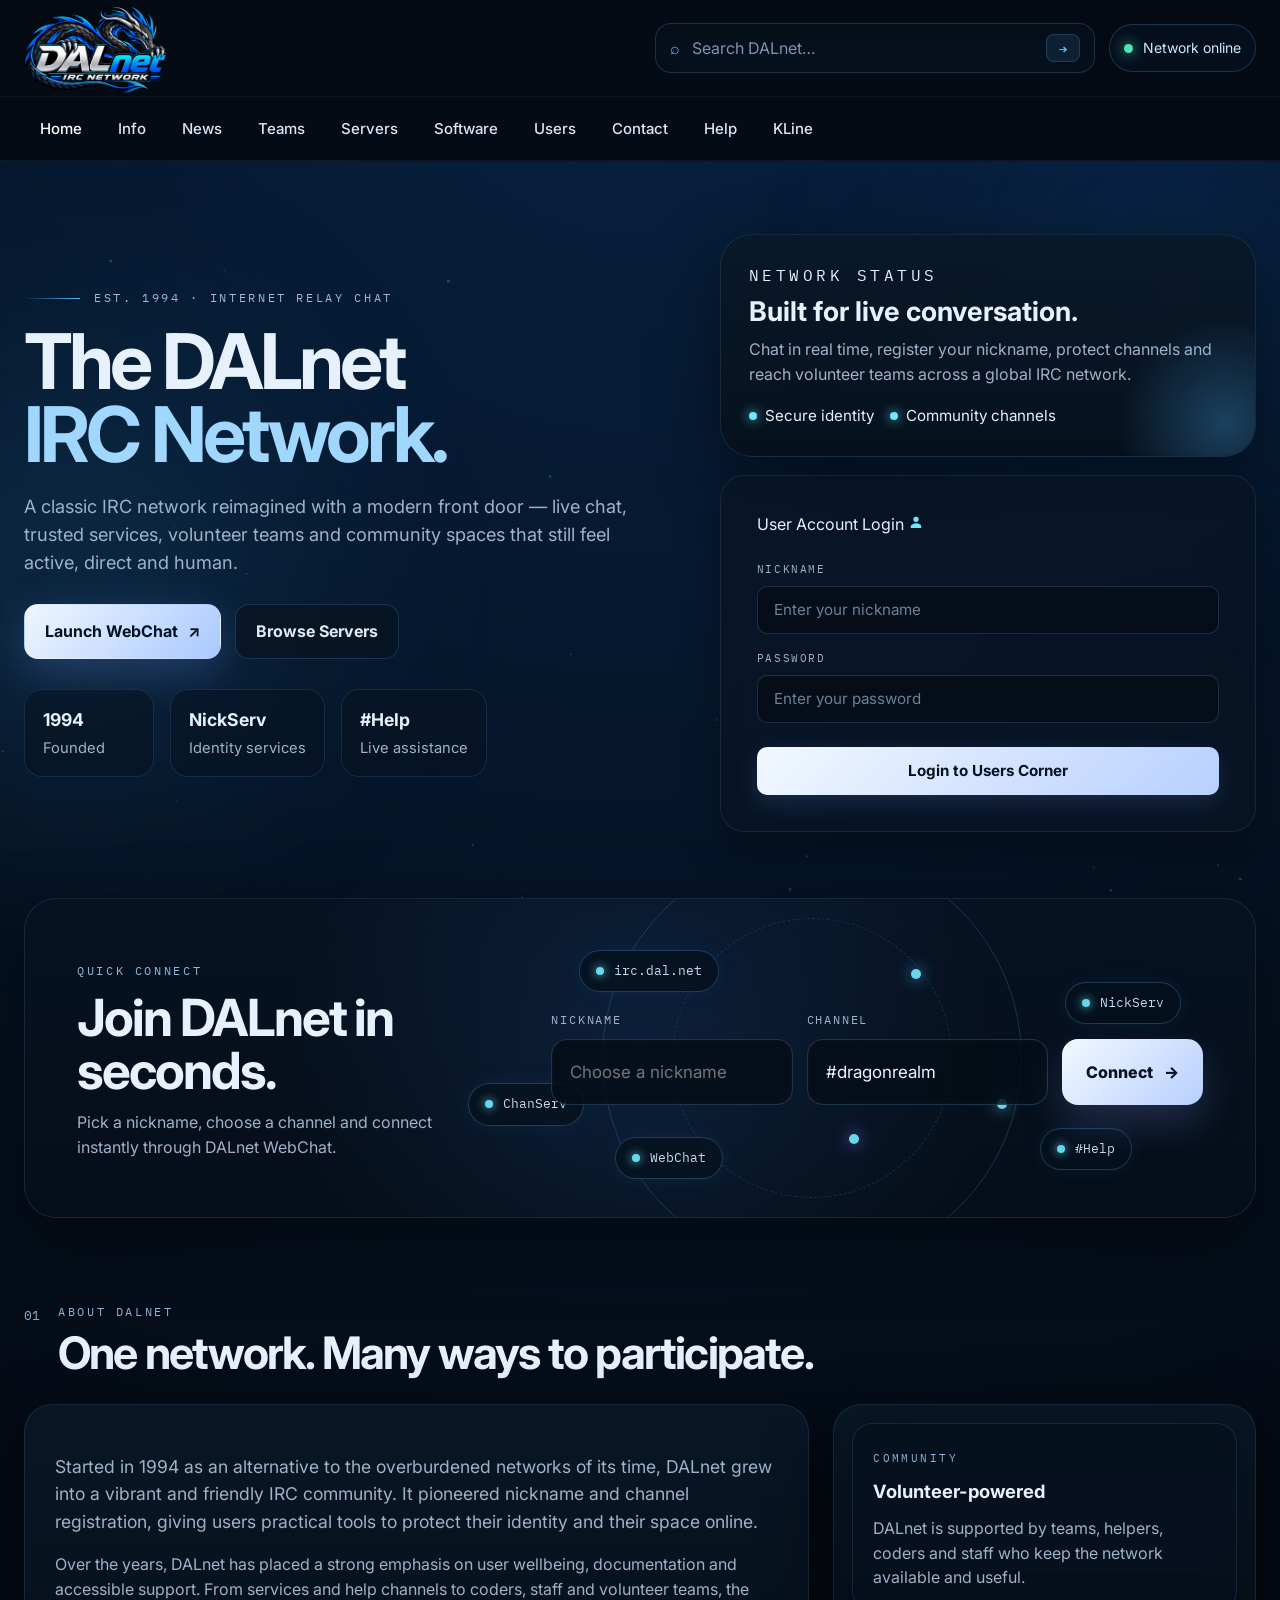
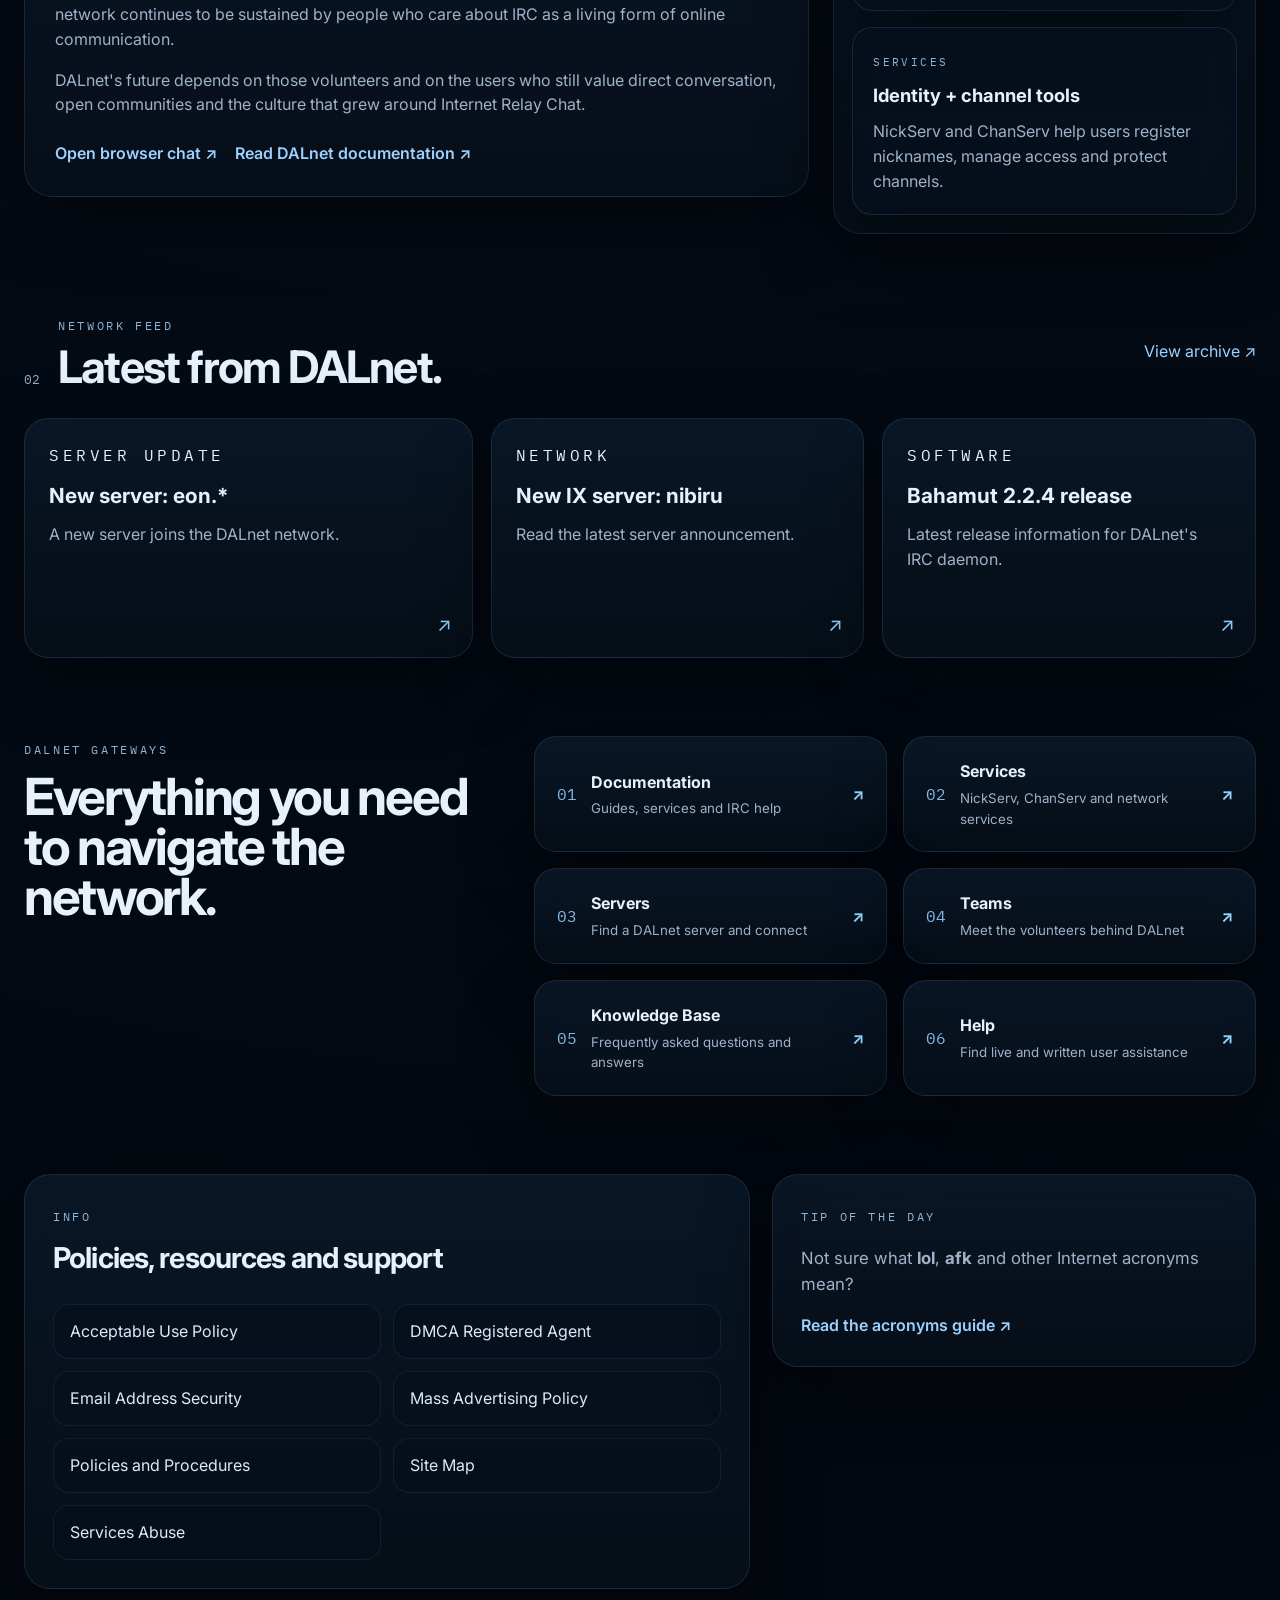
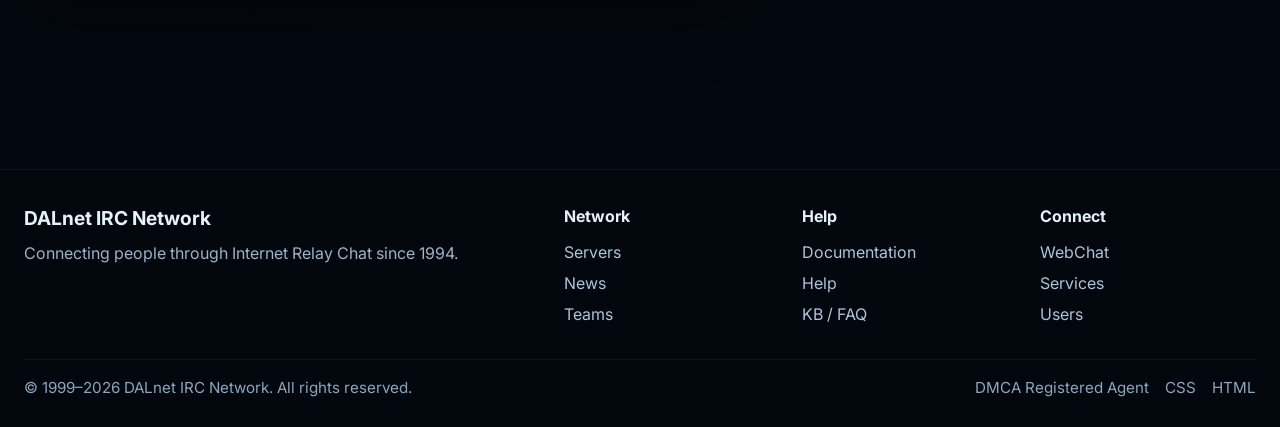
<file: index.html>
<!doctype html>
<html lang="en">
<head>
  <meta charset="utf-8">
  <meta name="viewport" content="width=device-width,initial-scale=1">
  <meta name="theme-color" content="#050b12">
  <title>The DALnet IRC Network</title>
  <link rel="shortcut icon" href="https://www.dal.net/favicon.ico">
  <link rel="alternate" type="application/rss+xml" title="DALnet News Feed" href="https://www.dal.net/news/rss.php">
  <link rel="preconnect" href="https://fonts.googleapis.com">
  <link rel="preconnect" href="https://fonts.gstatic.com" crossorigin>
  <link href="https://fonts.googleapis.com/css2?family=IBM+Plex+Mono:wght@400;500;600&family=Inter:wght@400;500;600;700;800&display=swap" rel="stylesheet">
  <link rel="stylesheet" href="styles.css">
</head>
<body>
  <canvas id="network-bg" aria-hidden="true"></canvas>
  <div class="ambient ambient-a"></div>
  <div class="ambient ambient-b"></div>
  <div class="scanlines" aria-hidden="true"></div>

  <a class="skip-link" href="#content">Skip to content</a>

  <header class="site-header">
    <div class="shell header-main">
      <a class="brand" href="https://www.dal.net/" aria-label="DALnet home">
        <img src="assets/dalnet-irc-network.png" alt="DALnet IRC Network">
      </a>

      <div class="header-actions">
        <form class="site-search" action="https://www.dal.net/search.php" method="get" role="search">
         <label class="sr-only" for="q">Search DALnet</label>
         <span class="search-icon" aria-hidden="true">⌕</span>
         <input id="q" name="q" type="search" placeholder="Search DALnet…" required>
         <button type="submit" class="search-btn" aria-label="Submit search">
           <span>→</span>
         </button>
        </form>
        <a class="status-chip" href="https://www.dal.net/servers/">
          <span class="status-dot"></span>
          Network online
        </a>
        <button class="menu-toggle" type="button" aria-expanded="false" aria-controls="primary-nav">Menu</button>
      </div>
    </div>

    <nav class="primary-nav" id="primary-nav" aria-label="Main navigation">
      <div class="shell nav-shell">
        <a class="active" href="https://www.dal.net/">Home</a>

        <div class="nav-group">
          <button type="button" aria-expanded="false" onclick="window.location.href='https://www.dal.net/?page=admin-index'">Info</button>
          <div class="nav-popover wide" onclick="event.stopPropagation();">
            <a href="https://www.dal.net?page=AUP">Acceptable Use Policy</a>
            <a href="https://www.dal.net/?page=DMCA">DMCA Registered Agent</a>
            <a href="https://www.dal.net/?page=emailinfo">Email Address Security</a>
            <a href="https://www.dal.net?page=DALnet's%20Mass%20Advertising%20Policy">Mass Advertising Policy</a>
            <a href="https://www.dal.net/?page=DALnet Policies and Procedures">Policies &amp; Procedures</a>
            <a href="https://www.dal.net/sitemap.php">Site Map</a>
            <a href="https://www.dal.net/?page=sabuse">Services Abuse</a>
          </div>
        </div>

        <a href="https://www.dal.net/news/">News</a>

        <div class="nav-group">
          <button type="button" aria-expanded="false" onclick="window.location.href='https://www.dal.net/admin/teams.php'">Teams</button>
          <div class="nav-popover wide" onclick="event.stopPropagation();">
            <a href="https://www.dal.net/?page=administration">Administration</a>
            <a href="https://www.dal.net/?page=AOB">AOB</a>
            <a href="https://www.dal.net/?page=coders">IRCd Coding</a>
            <a href="https://www.dal.net/?page=documentation-team">Documentation</a>
            <a href="https://www.dal.net/?page=hc">Help Committee</a>
            <a href="https://www.dal.net/?page=hostmasters">Hostmasters</a>
            <a href="https://www.dal.net/kline/">KLine</a>
            <a href="https://www.dal.net/?page=massads">MassAds</a>
            <a href="https://www.dal.net/?page=postmasters">Postmasters</a>
            <a href="https://www.dal.net/?page=routing">Routing</a>
            <a href="https://www.dal.net/?page=operator-training">Services - Oper Training</a>
            <a href="https://www.dal.net/?page=sra">Services - Root Admins</a>
            <a href="https://www.dal.net/?page=webteam">Web Team</a>
			<a href="https://www.dal.net/admin/teams.php">Teams Listing</a>
          </div>
        </div>

        <a href="https://www.dal.net/servers/">Servers</a>

        <div class="nav-group">
          <button type="button" aria-expanded="false" onclick="window.location.href='https://www.dal.net/software/'">Software</button>
          <div class="nav-popover wide" onclick="event.stopPropagation();">
            <a href="https://www.dal.net/?page=IRC Clients">IRC Clients</a>
            <a href="https://www.dal.net/?page=Bahamut">Bahamut</a>
            <a href="https://www.dal.net/?page=Bouncers">Bouncers</a>
          </div>
        </div>

        <div class="nav-group">
          <button type="button" aria-expanded="false" onclick="window.location.href='https://users.dal.net/'">Users</button>
          <div class="nav-popover wide" onclick="event.stopPropagation();">
            <a href="https://users.dal.net/skins.php">Change Website Skin</a>
            
            <!-- Nested Side Dropdown for Channels -->
            <div class="nav-subgroup">
              <button type="button" class="nav-sub-btn">Channels</button>
              <div class="nav-popover-side">
                <a href="https://users.dal.net/chan_changes.php">Channel Recent Changes</a>
                <a href="https://users.dal.net/chan_info.php">Info a registered channel</a>
                <a href="https://users.dal.net/chan_search.php">Search Registered Channels</a>
                <a href="https://users.dal.net/channelops.php">Where am I opped in?</a>
                <a href="https://users.dal.net/channelsuccessor.php">Where am I Successor in?</a>
              </div>
            </div>

            <a href="https://users.dal.net/">DALnet's Users Corner</a>
            <a href="https://users.dal.net/friends.php">Manage your friend list</a>
            <a href="https://users.dal.net/profile.php">Modify your online profile</a>
            <a href="https://users.dal.net/read_memos.php">Read your DALnet memos</a>
            <a href="https://users.dal.net/messages.php">Read / Leave Message</a>
            <a href="https://users.dal.net/nick_request.php">Request a Nickname</a>
            <a href="https://users.dal.net/user_search.php">Search The User Database</a>
            <a href="https://users.dal.net/web_search.php">Search User Web Sites</a>
          </div>
        </div>

        <div class="nav-group">
          <button type="button" aria-expanded="false" onclick="window.location.href='https://www.dal.net/contact/'">Contact</button>
          <div class="nav-popover wide" onclick="event.stopPropagation();">
            <a href="https://users.dal.net/karnaf/new.php">Contact Cybercafe</a>
            <a href="https://www.dal.net/contact/contacthc.php">Help Committee</a>
            <a href="https://users.dal.net/karnaf/new.php">KLine</a>
            <a href="https://www.dal.net/contact/contactmassads.php">MassAds</a>
            <a href="https://www.dal.net/contact/contactweb.php">WebTeam</a>
          </div>
        </div>

        <div class="nav-group">
          <button type="button" aria-expanded="false" onclick="window.location.href='https://www.dal.net/?page=help'">Help</button>
          <div class="nav-popover wide" onclick="event.stopPropagation();">
            <a href="http://docs.dal.net">Documentation</a>
            <a href="http://help.dal.net">Help</a>
            <a href="https://www.dal.net/kb/">KB / FAQ</a>
            <a href="https://www.dal.net/?page=Mailing List Help">Mailing List Help</a>
            <a href="https://www.dal.net/?page=Recommended Channels">Recommended Channels</a>
            <a href="https://www.dal.net/services/">Services</a>
          </div>
        </div>

        <a href="https://www.dal.net/kline/">KLine</a>
      </div>
    </nav>
  </header>

  <main id="content">
    <section class="hero shell">
      <div class="hero-copy">
        <div class="eyebrow"><span class="eyebrow-line"></span> EST. 1994 · INTERNET RELAY CHAT</div>
        <h1>The DALnet<br><span>IRC Network.</span></h1>
        <p class="hero-lede">A classic IRC network reimagined with a modern front door — live chat, trusted services, volunteer teams and community spaces that still feel active, direct and human.</p>

        <div class="hero-actions">
          <a class="btn btn-primary" href="https://www.dal.net/webchat/">Launch WebChat <span>↗</span></a>
          <a class="btn btn-ghost" href="https://www.dal.net/servers/">Browse Servers</a>
        </div>

        <div class="hero-facts" aria-label="DALnet network facts">
          <div><strong>1994</strong><span>Founded</span></div>
          <div><strong>NickServ</strong><span>Identity services</span></div>
          <div><strong>#Help</strong><span>Live assistance</span></div>
        </div>
      </div>

      <div class="hero-side">
        <div class="hero-stack">
          <article class="signal-card glow-card">
            <span class="signal-label">NETWORK STATUS</span>
            <h3>Built for live conversation.</h3>
            <p>Chat in real time, register your nickname, protect channels and reach volunteer teams across a global IRC network.</p>
            <div class="signal-stats">
              <span><i></i> Secure identity</span>
              <span><i></i> Community channels</span>
            </div>
          </article>

          <article class="hero-card login-card">
			<div class="login-card-inner">
			  <div class="terminal-header">
				<span class="terminal-title">User Account Login</span>
				<svg class="login-icon" viewBox="0 0 24 24" aria-hidden="true">
				  <path fill="currentColor" d="M12 12a4 4 0 1 0-4-4a4 4 0 0 0 4 4zm0 2c-4.42 0-8 2.24-8 5v1a1 1 0 0 0 1 1h14a1 1 0 0 0 1-1v-1c0-2.76-3.58-5-8-5z"/>
				</svg>
			  </div>
    
			  <form action="https://users.dal.net" method="post" class="login-form">
				<div class="field">
				  <label for="nickname">Nickname</label>
				  <input type="text" maxlength="30" name="nick" id="nickname" autocomplete="username" placeholder="Enter your nickname" required />
				</div>

				<div class="field">
				  <label for="nickpass">Password</label>
				  <input type="password" maxlength="64" name="password" id="nickpass" autocomplete="current-password" placeholder="Enter your password" required />
				</div>

				<button type="submit">Login to Users Corner</button>
			  </form>
			</div>
		  </article>
        </div>
      </div>
    </section>

    <section class="connect-stage">
      <div class="shell connect-panel">
        <div class="connect-orbit" aria-hidden="true">
          <div class="orbit-shell orbit-one"></div>
          <div class="orbit-shell orbit-two"></div>
          <span class="orbit-dot dot-one"></span>
          <span class="orbit-dot dot-two"></span>
          <span class="orbit-dot dot-three"></span>
          <span class="service-node service-a">irc.dal.net</span>
          <span class="service-node service-b">NickServ</span>
          <span class="service-node service-c">ChanServ</span>
          <span class="service-node service-d">#Help</span>
          <span class="service-node service-e">WebChat</span>
        </div>

        <div class="connect-copy compact-copy">
          <span class="section-kicker">QUICK CONNECT</span>
          <h2>Join DALnet in seconds.</h2>
          <p>Pick a nickname, choose a channel and connect instantly through DALnet WebChat.</p>
        </div>

        <form class="connect-form connect-form-wide" action="https://www.dal.net/webchat/" method="get">
          <label>
            <span>Nickname</span>
            <input type="text" maxlength="30" name="nick" autocomplete="nickname" placeholder="Choose a nickname">
          </label>
          <label>
            <span>Channel</span>
            <input type="text" maxlength="30" name="channels" value="#dragonrealm">
          </label>
          <button type="submit">Connect <span>→</span></button>
        </form>
      </div>
    </section>

    <section class="about-section shell">
      <div class="section-heading">
        <span class="section-index">01</span>
        <div>
          <span class="section-kicker">ABOUT DALNET</span>
          <h2>One network. Many ways to participate.</h2>
        </div>
      </div>

      <div class="about-layout">
        <article class="about-copy wide-copy">
          <p class="lead">Started in 1994 as an alternative to the overburdened networks of its time, DALnet grew into a vibrant and friendly IRC community. It pioneered nickname and channel registration, giving users practical tools to protect their identity and their space online.</p>
          <p>Over the years, DALnet has placed a strong emphasis on user wellbeing, documentation and accessible support. From services and help channels to coders, staff and volunteer teams, the network continues to be sustained by people who care about IRC as a living form of online communication.</p>
          <p>DALnet's future depends on those volunteers and on the users who still value direct conversation, open communities and the culture that grew around Internet Relay Chat.</p>
          <div class="about-actions">
            <a class="text-link" href="https://www.dal.net/webchat/">Open browser chat <span>↗</span></a>
            <a class="text-link" href="http://docs.dal.net">Read DALnet documentation <span>↗</span></a>
          </div>
        </article>

        <aside class="stack-panel">
          <div class="mini-card">
            <span class="mini-kicker">COMMUNITY</span>
            <h3>Volunteer-powered</h3>
            <p>DALnet is supported by teams, helpers, coders and staff who keep the network available and useful.</p>
          </div>
          <div class="mini-card">
            <span class="mini-kicker">SERVICES</span>
            <h3>Identity + channel tools</h3>
            <p>NickServ and ChanServ help users register nicknames, manage access and protect channels.</p>
          </div>
        </aside>
      </div>
    </section>

    <section class="news-section shell">
      <div class="section-heading compact">
        <span class="section-index">02</span>
        <div>
          <span class="section-kicker">NETWORK FEED</span>
          <h2>Latest from DALnet.</h2>
        </div>
        <a class="view-all" href="https://www.dal.net/news/">View archive ↗</a>
      </div>

      <div class="news-grid">
        <a class="news-card featured" href="https://www.dal.net/news/shownews.php?id=185">
          <span class="news-type">SERVER UPDATE</span>
          <h3>New server: eon.*</h3>
          <p>A new server joins the DALnet network.</p>
          <span class="news-arrow">↗</span>
        </a>
        <a class="news-card" href="https://www.dal.net/news/shownews.php?id=183">
          <span class="news-type">NETWORK</span>
          <h3>New IX server: nibiru</h3>
          <p>Read the latest server announcement.</p>
          <span class="news-arrow">↗</span>
        </a>
        <a class="news-card" href="https://www.dal.net/news/shownews.php?id=181">
          <span class="news-type">SOFTWARE</span>
          <h3>Bahamut 2.2.4 release</h3>
          <p>Latest release information for DALnet's IRC daemon.</p>
          <span class="news-arrow">↗</span>
        </a>
      </div>
    </section>

    <section class="gateway-section">
      <div class="shell gateway-grid">
        <div class="gateway-heading">
          <span class="section-kicker">DALNET GATEWAYS</span>
          <h2>Everything you need to navigate the network.</h2>
        </div>

        <div class="gateway-links">
          <a href="http://docs.dal.net"><span class="gateway-num">01</span><div><strong>Documentation</strong><small>Guides, services and IRC help</small></div><b>↗</b></a>
          <a href="https://www.dal.net/services/"><span class="gateway-num">02</span><div><strong>Services</strong><small>NickServ, ChanServ and network services</small></div><b>↗</b></a>
          <a href="https://www.dal.net/servers/"><span class="gateway-num">03</span><div><strong>Servers</strong><small>Find a DALnet server and connect</small></div><b>↗</b></a>
          <a href="https://www.dal.net/admin/teams.php"><span class="gateway-num">04</span><div><strong>Teams</strong><small>Meet the volunteers behind DALnet</small></div><b>↗</b></a>
          <a href="https://www.dal.net/kb/"><span class="gateway-num">05</span><div><strong>Knowledge Base</strong><small>Frequently asked questions and answers</small></div><b>↗</b></a>
          <a href="http://help.dal.net"><span class="gateway-num">06</span><div><strong>Help</strong><small>Find live and written user assistance</small></div><b>↗</b></a>
        </div>
      </div>
    </section>

    <section class="info-section shell">
      <div class="info-panel">
        <div>
          <span class="section-kicker">INFO</span>
          <h2>Policies, resources and support</h2>
        </div>
        <div class="info-links">
          <a href="https://www.dal.net?page=AUP">Acceptable Use Policy</a>
          <a href="https://www.dal.net/?page=DMCA">DMCA Registered Agent</a>
          <a href="https://www.dal.net/?page=emailinfo">Email Address Security</a>
          <a href="https://www.dal.net?page=DALnet's%20Mass%20Advertising%20Policy">Mass Advertising Policy</a>
          <a href="https://www.dal.net/?page=DALnet Policies and Procedures">Policies and Procedures</a>
          <a href="https://www.dal.net/sitemap.php">Site Map</a>
          <a href="https://www.dal.net/?page=sabuse">Services Abuse</a>
        </div>
      </div>

      <div class="tip-panel">
        <span class="section-kicker">TIP OF THE DAY</span>
        <p>Not sure what <strong>lol</strong>, <strong>afk</strong> and other Internet acronyms mean?</p>
        <a href="http://docs.dal.net/docs/acronyms.html">Read the acronyms guide ↗</a>
      </div>
    </section>
  </main>

  <footer class="site-footer">
    <div class="shell footer-main simple-footer">
      <div class="footer-copy">
        <strong>DALnet IRC Network</strong>
        <p>Connecting people through Internet Relay Chat since 1994.</p>
      </div>
      <div class="footer-nav">
        <div><strong>Network</strong><a href="https://www.dal.net/servers/">Servers</a><a href="https://www.dal.net/news/">News</a><a href="https://www.dal.net/admin/teams.php">Teams</a></div>
        <div><strong>Help</strong><a href="http://docs.dal.net">Documentation</a><a href="http://help.dal.net">Help</a><a href="https://www.dal.net/kb/">KB / FAQ</a></div>
        <div><strong>Connect</strong><a href="https://www.dal.net/webchat/">WebChat</a><a href="https://www.dal.net/services/">Services</a><a href="https://users.dal.net">Users</a></div>
      </div>
    </div>
    <div class="shell footer-bottom">
      <span>© 1999–2026 DALnet IRC Network. All rights reserved.</span>
      <div><a href="https://www.dal.net/?page=DMCA">DMCA Registered Agent</a><a href="http://jigsaw.w3.org/css-validator/check/referer">CSS</a><a href="http://validator.w3.org/check?uri=referer">HTML</a></div>
    </div>
  </footer>

  <script src="script.js"></script>
</body>
</html>
</file>
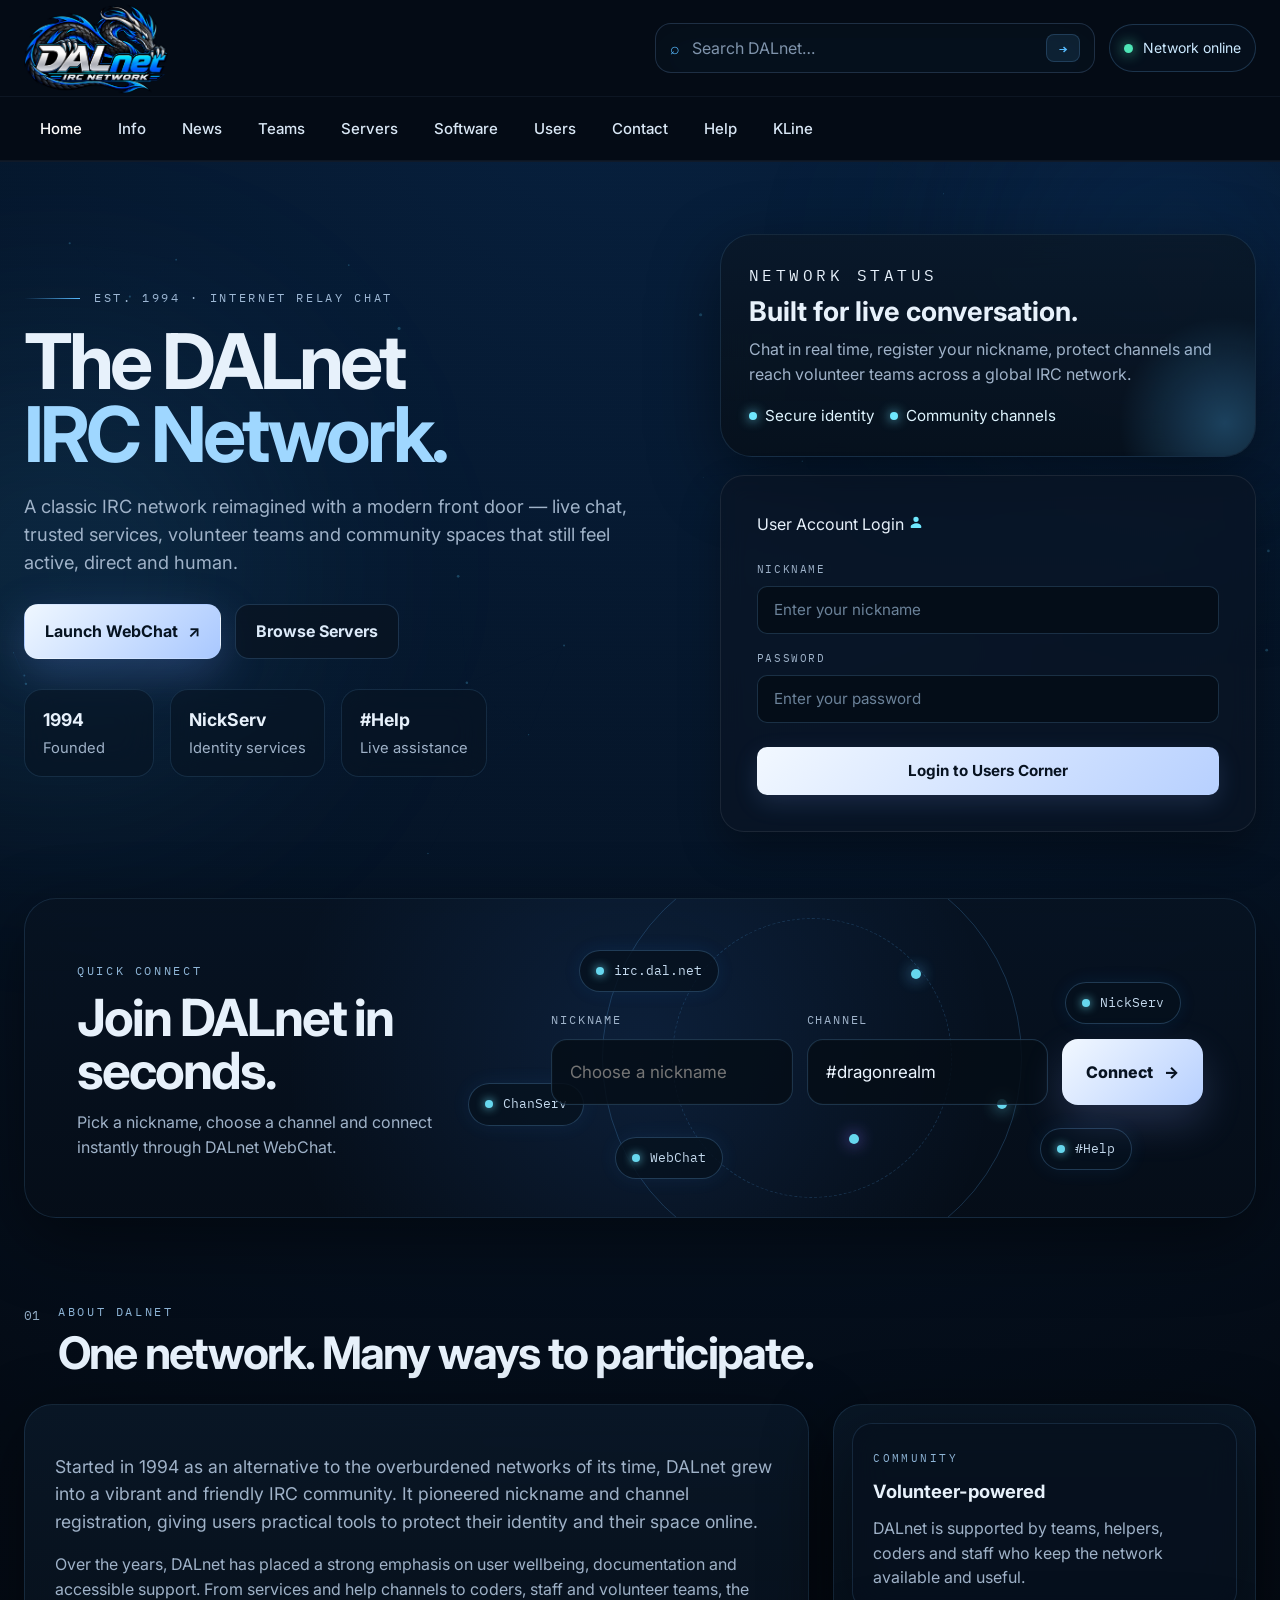
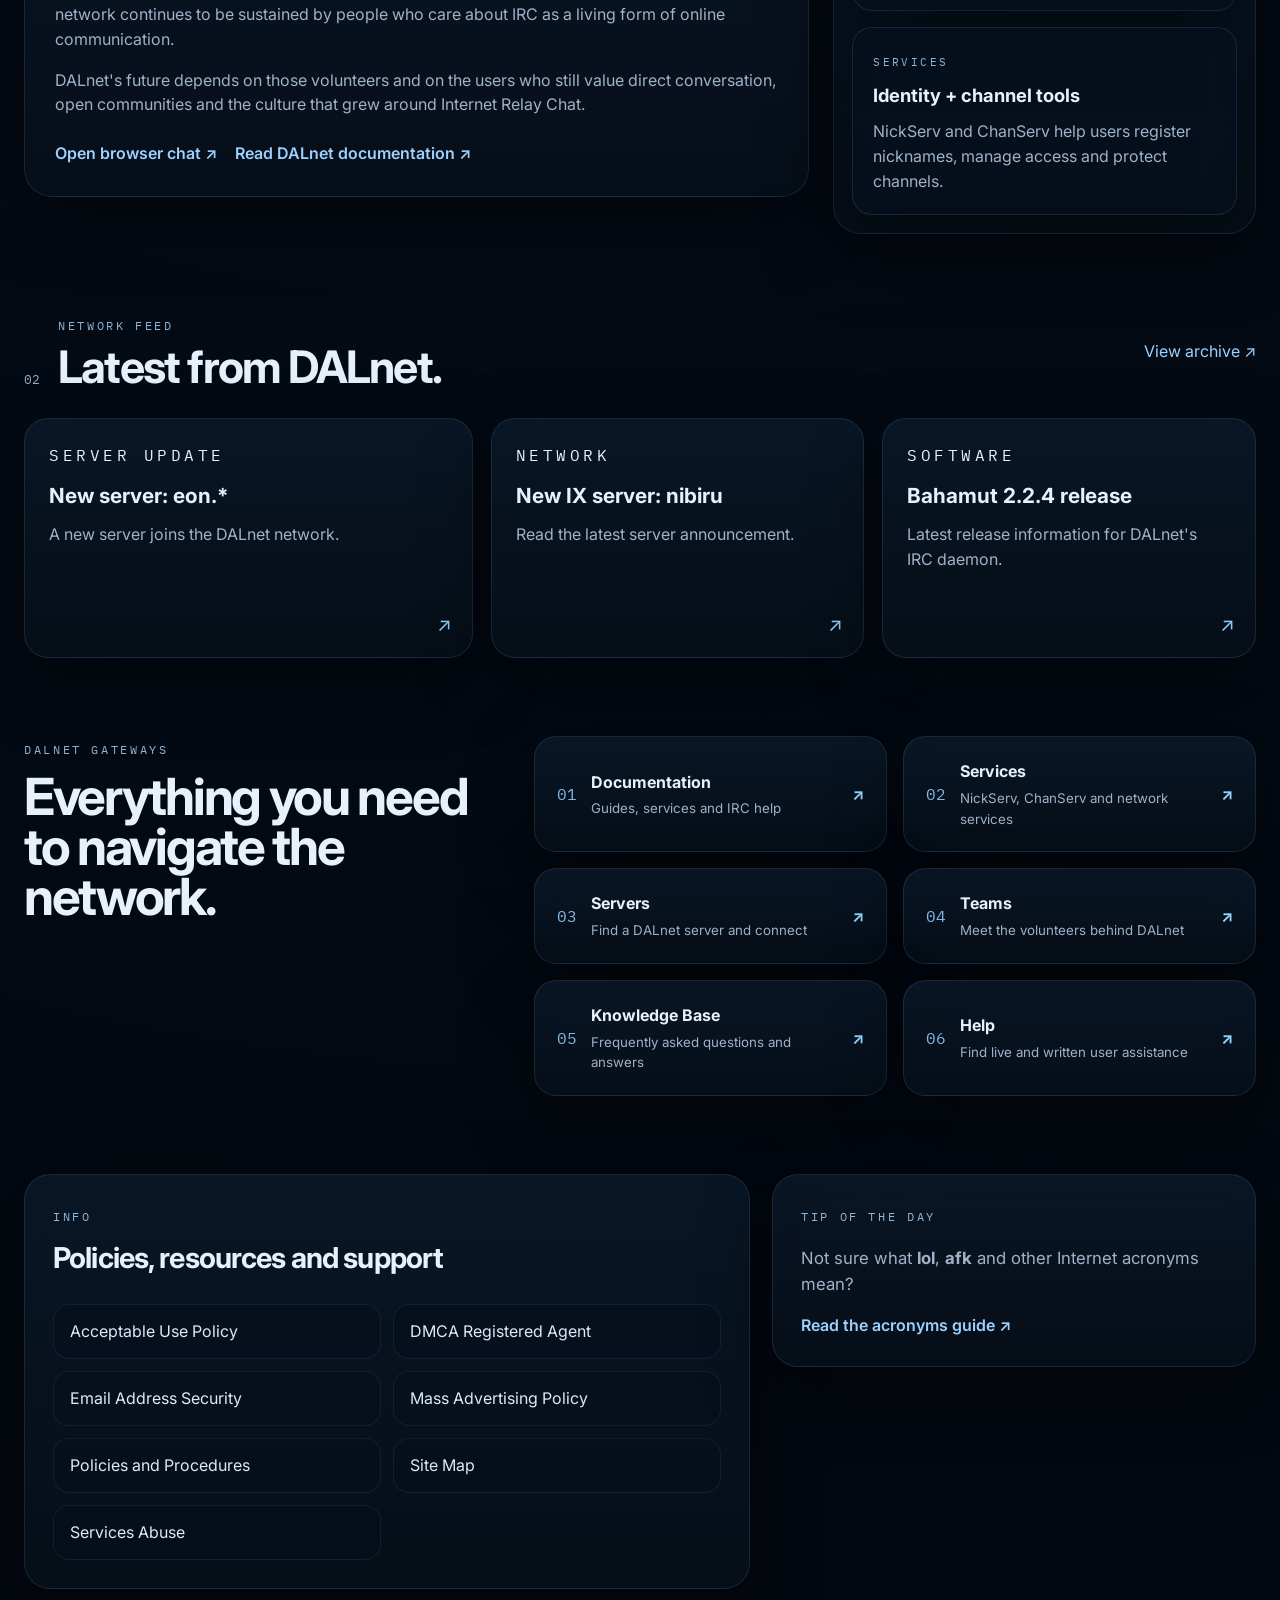
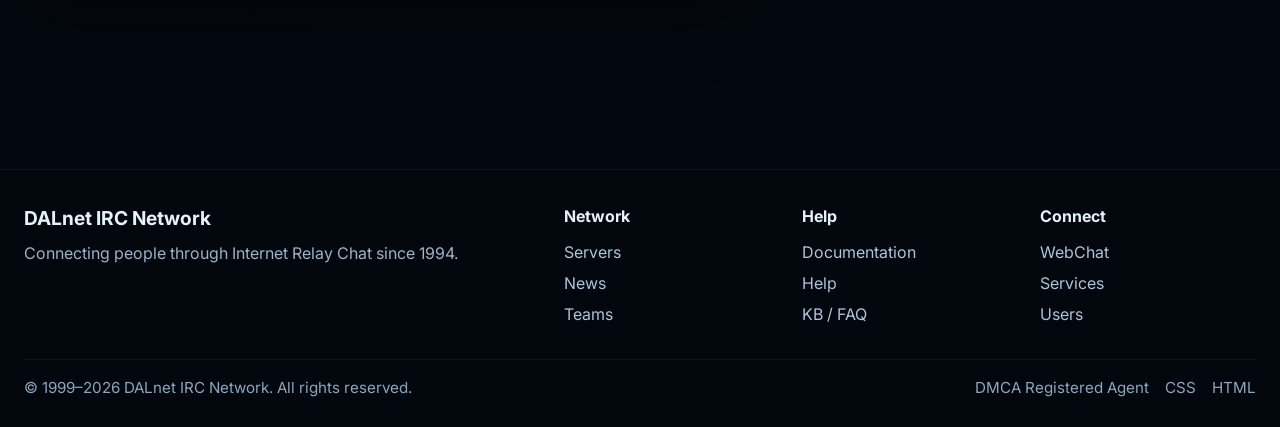
<file: dalnet.html>
<!doctype html>
<html lang="en">
<head>
  <meta charset="utf-8">
  <meta name="viewport" content="width=device-width,initial-scale=1">
  <meta name="theme-color" content="#050b12">
  <title>The DALnet IRC Network</title>
  <link rel="shortcut icon" href="https://www.dal.net/favicon.ico">
  <link rel="alternate" type="application/rss+xml" title="DALnet News Feed" href="https://www.dal.net/news/rss.php">
  <link rel="preconnect" href="https://fonts.googleapis.com">
  <link rel="preconnect" href="https://fonts.gstatic.com" crossorigin>
  <link href="https://fonts.googleapis.com/css2?family=IBM+Plex+Mono:wght@400;500;600&family=Inter:wght@400;500;600;700;800&display=swap" rel="stylesheet">
  <link rel="stylesheet" href="styles.css">
</head>
<body>
  <canvas id="network-bg" aria-hidden="true"></canvas>
  <div class="ambient ambient-a"></div>
  <div class="ambient ambient-b"></div>
  <div class="scanlines" aria-hidden="true"></div>

  <a class="skip-link" href="#content">Skip to content</a>

  <header class="site-header">
    <div class="shell header-main">
      <a class="brand" href="https://www.dal.net/" aria-label="DALnet home">
        <img src="assets/dalnet-irc-network.png" alt="DALnet IRC Network">
      </a>

      <div class="header-actions">
        <form class="site-search" action="https://www.dal.net/search.php" method="get" role="search">
         <label class="sr-only" for="q">Search DALnet</label>
         <span class="search-icon" aria-hidden="true">⌕</span>
         <input id="q" name="q" type="search" placeholder="Search DALnet…" required>
         <button type="submit" class="search-btn" aria-label="Submit search">
           <span>→</span>
         </button>
        </form>
        <a class="status-chip" href="https://www.dal.net/servers/">
          <span class="status-dot"></span>
          Network online
        </a>
        <button class="menu-toggle" type="button" aria-expanded="false" aria-controls="primary-nav">Menu</button>
      </div>
    </div>

    <nav class="primary-nav" id="primary-nav" aria-label="Main navigation">
      <div class="shell nav-shell">
        <a class="active" href="https://www.dal.net/">Home</a>

        <div class="nav-group">
          <button type="button" aria-expanded="false" onclick="window.location.href='https://www.dal.net/?page=admin-index'">Info</button>
          <div class="nav-popover wide" onclick="event.stopPropagation();">
            <a href="https://www.dal.net?page=AUP">Acceptable Use Policy</a>
            <a href="https://www.dal.net/?page=DMCA">DMCA Registered Agent</a>
            <a href="https://www.dal.net/?page=emailinfo">Email Address Security</a>
            <a href="https://www.dal.net?page=DALnet's%20Mass%20Advertising%20Policy">Mass Advertising Policy</a>
            <a href="https://www.dal.net/?page=DALnet Policies and Procedures">Policies &amp; Procedures</a>
            <a href="https://www.dal.net/sitemap.php">Site Map</a>
            <a href="https://www.dal.net/?page=sabuse">Services Abuse</a>
          </div>
        </div>

        <a href="https://www.dal.net/news/">News</a>

        <div class="nav-group">
          <button type="button" aria-expanded="false" onclick="window.location.href='https://www.dal.net/admin/teams.php'">Teams</button>
          <div class="nav-popover wide" onclick="event.stopPropagation();">
            <a href="https://www.dal.net/?page=administration">Administration</a>
            <a href="https://www.dal.net/?page=AOB">AOB</a>
            <a href="https://www.dal.net/?page=coders">IRCd Coding</a>
            <a href="https://www.dal.net/?page=documentation-team">Documentation</a>
            <a href="https://www.dal.net/?page=hc">Help Committee</a>
            <a href="https://www.dal.net/?page=hostmasters">Hostmasters</a>
            <a href="https://www.dal.net/kline/">KLine</a>
            <a href="https://www.dal.net/?page=massads">MassAds</a>
            <a href="https://www.dal.net/?page=postmasters">Postmasters</a>
            <a href="https://www.dal.net/?page=routing">Routing</a>
            <a href="https://www.dal.net/?page=operator-training">Services - Oper Training</a>
            <a href="https://www.dal.net/?page=sra">Services - Root Admins</a>
            <a href="https://www.dal.net/?page=webteam">Web Team</a>
			<a href="https://www.dal.net/admin/teams.php">Teams Listing</a>
          </div>
        </div>

        <a href="https://www.dal.net/servers/">Servers</a>

        <div class="nav-group">
          <button type="button" aria-expanded="false" onclick="window.location.href='https://www.dal.net/software/'">Software</button>
          <div class="nav-popover wide" onclick="event.stopPropagation();">
            <a href="https://www.dal.net/?page=IRC Clients">IRC Clients</a>
            <a href="https://www.dal.net/?page=Bahamut">Bahamut</a>
            <a href="https://www.dal.net/?page=Bouncers">Bouncers</a>
          </div>
        </div>

        <div class="nav-group">
          <button type="button" aria-expanded="false" onclick="window.location.href='https://users.dal.net/'">Users</button>
          <div class="nav-popover wide" onclick="event.stopPropagation();">
            <a href="https://users.dal.net/skins.php">Change Website Skin</a>
            
            <!-- Nested Side Dropdown for Channels -->
            <div class="nav-subgroup">
              <button type="button" class="nav-sub-btn">Channels</button>
              <div class="nav-popover-side">
                <a href="https://users.dal.net/chan_changes.php">Channel Recent Changes</a>
                <a href="https://users.dal.net/chan_info.php">Info a registered channel</a>
                <a href="https://users.dal.net/chan_search.php">Search Registered Channels</a>
                <a href="https://users.dal.net/channelops.php">Where am I opped in?</a>
                <a href="https://users.dal.net/channelsuccessor.php">Where am I Successor in?</a>
              </div>
            </div>

            <a href="https://users.dal.net/">DALnet's Users Corner</a>
            <a href="https://users.dal.net/friends.php">Manage your friend list</a>
            <a href="https://users.dal.net/profile.php">Modify your online profile</a>
            <a href="https://users.dal.net/read_memos.php">Read your DALnet memos</a>
            <a href="https://users.dal.net/messages.php">Read / Leave Message</a>
            <a href="https://users.dal.net/nick_request.php">Request a Nickname</a>
            <a href="https://users.dal.net/user_search.php">Search The User Database</a>
            <a href="https://users.dal.net/web_search.php">Search User Web Sites</a>
          </div>
        </div>

        <div class="nav-group">
          <button type="button" aria-expanded="false" onclick="window.location.href='https://www.dal.net/contact/'">Contact</button>
          <div class="nav-popover wide" onclick="event.stopPropagation();">
            <a href="https://users.dal.net/karnaf/new.php">Contact Cybercafe</a>
            <a href="https://www.dal.net/contact/contacthc.php">Help Committee</a>
            <a href="https://users.dal.net/karnaf/new.php">KLine</a>
            <a href="https://www.dal.net/contact/contactmassads.php">MassAds</a>
            <a href="https://www.dal.net/contact/contactweb.php">WebTeam</a>
          </div>
        </div>

        <div class="nav-group">
          <button type="button" aria-expanded="false" onclick="window.location.href='https://www.dal.net/?page=help'">Help</button>
          <div class="nav-popover wide" onclick="event.stopPropagation();">
            <a href="http://docs.dal.net">Documentation</a>
            <a href="http://help.dal.net">Help</a>
            <a href="https://www.dal.net/kb/">KB / FAQ</a>
            <a href="https://www.dal.net/?page=Mailing List Help">Mailing List Help</a>
            <a href="https://www.dal.net/?page=Recommended Channels">Recommended Channels</a>
            <a href="https://www.dal.net/services/">Services</a>
          </div>
        </div>

        <a href="https://www.dal.net/kline/">KLine</a>
      </div>
    </nav>
  </header>

  <main id="content">
    <section class="hero shell">
      <div class="hero-copy">
        <div class="eyebrow"><span class="eyebrow-line"></span> EST. 1994 · INTERNET RELAY CHAT</div>
        <h1>The DALnet<br><span>IRC Network.</span></h1>
        <p class="hero-lede">A classic IRC network reimagined with a modern front door — live chat, trusted services, volunteer teams and community spaces that still feel active, direct and human.</p>

        <div class="hero-actions">
          <a class="btn btn-primary" href="https://www.dal.net/webchat/">Launch WebChat <span>↗</span></a>
          <a class="btn btn-ghost" href="https://www.dal.net/servers/">Browse Servers</a>
        </div>

        <div class="hero-facts" aria-label="DALnet network facts">
          <div><strong>1994</strong><span>Founded</span></div>
          <div><strong>NickServ</strong><span>Identity services</span></div>
          <div><strong>#Help</strong><span>Live assistance</span></div>
        </div>
      </div>

      <div class="hero-side">
        <div class="hero-stack">
          <article class="signal-card glow-card">
            <span class="signal-label">NETWORK STATUS</span>
            <h3>Built for live conversation.</h3>
            <p>Chat in real time, register your nickname, protect channels and reach volunteer teams across a global IRC network.</p>
            <div class="signal-stats">
              <span><i></i> Secure identity</span>
              <span><i></i> Community channels</span>
            </div>
          </article>

          <article class="hero-card login-card">
			<div class="login-card-inner">
			  <div class="terminal-header">
				<span class="terminal-title">User Account Login</span>
				<svg class="login-icon" viewBox="0 0 24 24" aria-hidden="true">
				  <path fill="currentColor" d="M12 12a4 4 0 1 0-4-4a4 4 0 0 0 4 4zm0 2c-4.42 0-8 2.24-8 5v1a1 1 0 0 0 1 1h14a1 1 0 0 0 1-1v-1c0-2.76-3.58-5-8-5z"/>
				</svg>
			  </div>
    
			  <form action="https://users.dal.net" method="post" class="login-form">
				<div class="field">
				  <label for="nickname">Nickname</label>
				  <input type="text" maxlength="30" name="nick" id="nickname" autocomplete="username" placeholder="Enter your nickname" required />
				</div>

				<div class="field">
				  <label for="nickpass">Password</label>
				  <input type="password" maxlength="64" name="password" id="nickpass" autocomplete="current-password" placeholder="Enter your password" required />
				</div>

				<button type="submit">Login to Users Corner</button>
			  </form>
			</div>
		  </article>
        </div>
      </div>
    </section>

    <section class="connect-stage">
      <div class="shell connect-panel">
        <div class="connect-orbit" aria-hidden="true">
          <div class="orbit-shell orbit-one"></div>
          <div class="orbit-shell orbit-two"></div>
          <span class="orbit-dot dot-one"></span>
          <span class="orbit-dot dot-two"></span>
          <span class="orbit-dot dot-three"></span>
          <span class="service-node service-a">irc.dal.net</span>
          <span class="service-node service-b">NickServ</span>
          <span class="service-node service-c">ChanServ</span>
          <span class="service-node service-d">#Help</span>
          <span class="service-node service-e">WebChat</span>
        </div>

        <div class="connect-copy compact-copy">
          <span class="section-kicker">QUICK CONNECT</span>
          <h2>Join DALnet in seconds.</h2>
          <p>Pick a nickname, choose a channel and connect instantly through DALnet WebChat.</p>
        </div>

        <form class="connect-form connect-form-wide" action="https://www.dal.net/webchat/" method="get">
          <label>
            <span>Nickname</span>
            <input type="text" maxlength="30" name="nick" autocomplete="nickname" placeholder="Choose a nickname">
          </label>
          <label>
            <span>Channel</span>
            <input type="text" maxlength="30" name="channels" value="#dragonrealm">
          </label>
          <button type="submit">Connect <span>→</span></button>
        </form>
      </div>
    </section>

    <section class="about-section shell">
      <div class="section-heading">
        <span class="section-index">01</span>
        <div>
          <span class="section-kicker">ABOUT DALNET</span>
          <h2>One network. Many ways to participate.</h2>
        </div>
      </div>

      <div class="about-layout">
        <article class="about-copy wide-copy">
          <p class="lead">Started in 1994 as an alternative to the overburdened networks of its time, DALnet grew into a vibrant and friendly IRC community. It pioneered nickname and channel registration, giving users practical tools to protect their identity and their space online.</p>
          <p>Over the years, DALnet has placed a strong emphasis on user wellbeing, documentation and accessible support. From services and help channels to coders, staff and volunteer teams, the network continues to be sustained by people who care about IRC as a living form of online communication.</p>
          <p>DALnet's future depends on those volunteers and on the users who still value direct conversation, open communities and the culture that grew around Internet Relay Chat.</p>
          <div class="about-actions">
            <a class="text-link" href="https://www.dal.net/webchat/">Open browser chat <span>↗</span></a>
            <a class="text-link" href="http://docs.dal.net">Read DALnet documentation <span>↗</span></a>
          </div>
        </article>

        <aside class="stack-panel">
          <div class="mini-card">
            <span class="mini-kicker">COMMUNITY</span>
            <h3>Volunteer-powered</h3>
            <p>DALnet is supported by teams, helpers, coders and staff who keep the network available and useful.</p>
          </div>
          <div class="mini-card">
            <span class="mini-kicker">SERVICES</span>
            <h3>Identity + channel tools</h3>
            <p>NickServ and ChanServ help users register nicknames, manage access and protect channels.</p>
          </div>
        </aside>
      </div>
    </section>

    <section class="news-section shell">
      <div class="section-heading compact">
        <span class="section-index">02</span>
        <div>
          <span class="section-kicker">NETWORK FEED</span>
          <h2>Latest from DALnet.</h2>
        </div>
        <a class="view-all" href="https://www.dal.net/news/">View archive ↗</a>
      </div>

      <div class="news-grid">
        <a class="news-card featured" href="https://www.dal.net/news/shownews.php?id=185">
          <span class="news-type">SERVER UPDATE</span>
          <h3>New server: eon.*</h3>
          <p>A new server joins the DALnet network.</p>
          <span class="news-arrow">↗</span>
        </a>
        <a class="news-card" href="https://www.dal.net/news/shownews.php?id=183">
          <span class="news-type">NETWORK</span>
          <h3>New IX server: nibiru</h3>
          <p>Read the latest server announcement.</p>
          <span class="news-arrow">↗</span>
        </a>
        <a class="news-card" href="https://www.dal.net/news/shownews.php?id=181">
          <span class="news-type">SOFTWARE</span>
          <h3>Bahamut 2.2.4 release</h3>
          <p>Latest release information for DALnet's IRC daemon.</p>
          <span class="news-arrow">↗</span>
        </a>
      </div>
    </section>

    <section class="gateway-section">
      <div class="shell gateway-grid">
        <div class="gateway-heading">
          <span class="section-kicker">DALNET GATEWAYS</span>
          <h2>Everything you need to navigate the network.</h2>
        </div>

        <div class="gateway-links">
          <a href="http://docs.dal.net"><span class="gateway-num">01</span><div><strong>Documentation</strong><small>Guides, services and IRC help</small></div><b>↗</b></a>
          <a href="https://www.dal.net/services/"><span class="gateway-num">02</span><div><strong>Services</strong><small>NickServ, ChanServ and network services</small></div><b>↗</b></a>
          <a href="https://www.dal.net/servers/"><span class="gateway-num">03</span><div><strong>Servers</strong><small>Find a DALnet server and connect</small></div><b>↗</b></a>
          <a href="https://www.dal.net/admin/teams.php"><span class="gateway-num">04</span><div><strong>Teams</strong><small>Meet the volunteers behind DALnet</small></div><b>↗</b></a>
          <a href="https://www.dal.net/kb/"><span class="gateway-num">05</span><div><strong>Knowledge Base</strong><small>Frequently asked questions and answers</small></div><b>↗</b></a>
          <a href="http://help.dal.net"><span class="gateway-num">06</span><div><strong>Help</strong><small>Find live and written user assistance</small></div><b>↗</b></a>
        </div>
      </div>
    </section>

    <section class="info-section shell">
      <div class="info-panel">
        <div>
          <span class="section-kicker">INFO</span>
          <h2>Policies, resources and support</h2>
        </div>
        <div class="info-links">
          <a href="https://www.dal.net?page=AUP">Acceptable Use Policy</a>
          <a href="https://www.dal.net/?page=DMCA">DMCA Registered Agent</a>
          <a href="https://www.dal.net/?page=emailinfo">Email Address Security</a>
          <a href="https://www.dal.net?page=DALnet's%20Mass%20Advertising%20Policy">Mass Advertising Policy</a>
          <a href="https://www.dal.net/?page=DALnet Policies and Procedures">Policies and Procedures</a>
          <a href="https://www.dal.net/sitemap.php">Site Map</a>
          <a href="https://www.dal.net/?page=sabuse">Services Abuse</a>
        </div>
      </div>

      <div class="tip-panel">
        <span class="section-kicker">TIP OF THE DAY</span>
        <p>Not sure what <strong>lol</strong>, <strong>afk</strong> and other Internet acronyms mean?</p>
        <a href="http://docs.dal.net/docs/acronyms.html">Read the acronyms guide ↗</a>
      </div>
    </section>
  </main>

  <footer class="site-footer">
    <div class="shell footer-main simple-footer">
      <div class="footer-copy">
        <strong>DALnet IRC Network</strong>
        <p>Connecting people through Internet Relay Chat since 1994.</p>
      </div>
      <div class="footer-nav">
        <div><strong>Network</strong><a href="https://www.dal.net/servers/">Servers</a><a href="https://www.dal.net/news/">News</a><a href="https://www.dal.net/admin/teams.php">Teams</a></div>
        <div><strong>Help</strong><a href="http://docs.dal.net">Documentation</a><a href="http://help.dal.net">Help</a><a href="https://www.dal.net/kb/">KB / FAQ</a></div>
        <div><strong>Connect</strong><a href="https://www.dal.net/webchat/">WebChat</a><a href="https://www.dal.net/services/">Services</a><a href="https://users.dal.net">Users</a></div>
      </div>
    </div>
    <div class="shell footer-bottom">
      <span>© 1999–2026 DALnet IRC Network. All rights reserved.</span>
      <div><a href="https://www.dal.net/?page=DMCA">DMCA Registered Agent</a><a href="http://jigsaw.w3.org/css-validator/check/referer">CSS</a><a href="http://validator.w3.org/check?uri=referer">HTML</a></div>
    </div>
  </footer>

  <script src="script.js"></script>
</body>
</html>
</file>
<file: styles.css>
:root{
  --bg:#040b15;
  --bg-soft:#07101c;
  --panel:#081321cc;
  --panel-strong:#09192acc;
  --line:rgba(91,150,201,.18);
  --line-strong:rgba(111,181,243,.35);
  --text:#e7f1fb;
  --muted:#9fb2c8;
  --blue:#57bbff;
  --cyan:#6fe8ff;
  --accent:#87a2ff;
  --good:#4ee6b6;
  --shadow:0 22px 70px rgba(0,0,0,.45);
  --radius:22px;
  --radius-lg:32px;
  --shell:min(1240px,calc(100vw - 48px));
}
*{box-sizing:border-box}
html{scroll-behavior:smooth}
body{
  margin:0;
  font-family:Inter,system-ui,sans-serif;
  background:radial-gradient(circle at top,#072140 0%,#040b15 42%,#03070e 100%);
  color:var(--text);
  line-height:1.55;
  min-height:100vh;
}
a{color:inherit;text-decoration:none}
img{max-width:100%;display:block}
button,input{font:inherit}
.shell{width:var(--shell);margin:0 auto}

/* Modern, accessible way to hide elements visually */
.sr-only, .skip-link:not(:focus) {
  position: absolute !important;
  width: 1px;
  height: 1px;
  padding: 0;
  margin: -1px;
  overflow: hidden;
  -webkit-clip-path: inset(50%);
  clip-path: inset(50%);
  white-space: nowrap;
  border: 0;
}

/* The visible state of the skip link when focused */
.skip-link {
  position: absolute;
  left: 12px;
  top: 10px;
  z-index: 40;
  background: #fff;
  color: #000;
  padding: 8px 12px;
  border-radius: 999px;
}

#network-bg{position:fixed;inset:0;z-index:-5;opacity:.7}
.scanlines{position:fixed;inset:0;z-index:-4;pointer-events:none;background:repeating-linear-gradient(to bottom,rgba(255,255,255,.028),rgba(255,255,255,.028) 1px,transparent 1px,transparent 4px);opacity:.24}
.ambient{position:fixed;border-radius:999px;filter:blur(120px);z-index:-4;pointer-events:none}
.ambient-a{width:360px;height:360px;right:-80px;top:80px;background:rgba(21,83,162,.23)}
.ambient-b{width:420px;height:420px;left:-150px;bottom:120px;background:rgba(68,188,255,.12)}

.site-header {
  position: relative;
  background: #040b15;
  backdrop-filter: blur(18px);
  border-bottom: 1px solid rgba(120, 160, 210, 0.1);
  z-index: 1000; /* This forces the header and its dropdowns to stay on top */
}
.header-main{
  display:flex;
  justify-content:space-between;
  align-items:center;
  gap:18px;
  padding:12px 0;
}
.brand{
  display:flex;
  align-items:center;
  height:72px;
  overflow:visible;
}
.brand img{
  height:72px;
  width:auto;
  transform:scale(2);
  transform-origin:left center;
}
.header-actions{display:flex;align-items:center;gap:14px}
.site-search{display:flex;align-items:center;gap:10px;min-width:min(440px,48vw);background:rgba(8,19,33,.8);border:1px solid rgba(115,155,205,.22);border-radius:16px;padding:10px 14px;box-shadow:0 10px 40px rgba(0,0,0,.18) inset}
.site-search input{flex:1;background:transparent;border:0;color:var(--text);outline:none}
.site-search input::placeholder{color:#7f93ab}
.search-icon{color:var(--blue)}
.status-chip{display:inline-flex;align-items:center;gap:10px;padding:12px 14px;border:1px solid rgba(111,181,243,.22);border-radius:999px;background:rgba(8,19,33,.62);font-size:14px;color:#cce9ff}
.status-dot{width:9px;height:9px;border-radius:50%;background:var(--good);box-shadow:0 0 14px var(--good)}
.menu-toggle{display:none;background:transparent;border:1px solid rgba(111,181,243,.2);color:var(--text);padding:10px 12px;border-radius:12px}

/* =========================================
   NAVIGATION & DROPDOWNS (FIXED)
   ========================================= */
.primary-nav {
  border-top: 1px solid rgba(115,155,205,.08);
  border-bottom: 1px solid rgba(115,155,205,.08);
}
.nav-shell {
  display: flex;
  align-items: center;
  gap: 4px;
  padding: 8px 0;
  position: relative;
  flex-wrap: wrap;
}
.nav-shell > a,
.nav-group > button {
  padding: 12px 16px;
  color: #d9e7f5;
  font-weight: 500;
  font-size: 15px;
  background: none;
  border: 0;
  cursor: pointer;
  border-radius: 8px;
  transition: background 0.2s ease, color 0.2s ease;
}
.nav-shell > a:hover,
.nav-group:hover > button {
  color: #fff;
  background: rgba(87, 187, 255, 0.12);
}
.nav-shell > a.active {
  color: #fff;
}
.nav-group {
  position: relative;
}
.nav-popover {
  position: absolute;
  top: 100%;
  left: 0;
  min-width: 260px;
  padding: 8px 0;
  background: rgba(7, 15, 25, 0.98);
  border: 1px solid rgba(109, 153, 205, 0.18);
  border-radius: 12px;
  box-shadow: var(--shadow);
  display: none;
  grid-template-columns: 1fr;
  gap: 2px;
  z-index: 1000;
}
.nav-popover.wide {
  min-width: 260px;
}
.nav-group:hover .nav-popover {
  display: grid;
}
.nav-popover a {
  padding: 6px 16px;
  margin: 0 8px;
  border-radius: 6px;
  color: #d3e0ef;
  text-decoration: none;
  display: block;
  transition: background 0.2s ease, color 0.2s ease;
}
.nav-popover a:hover {
  background: rgba(87, 187, 255, 0.12);
  color: #fff;
}

/* Nested Side Dropdown (Channels) */
.nav-subgroup {
  position: relative;
  width: 100%;
  margin: 4px 0;
}
.nav-sub-btn {
  width: 100%;
  text-align: left;
  background: transparent;
  border: 0;
  padding: 8px 12px;
  margin: 0 8px;
  border-radius: 6px;
  cursor: pointer;
  font: inherit;
  font-weight: 600;
  color: #fff;
  display: flex;
  justify-content: space-between;
  align-items: center;
  transition: background 0.2s ease, color 0.2s ease;
}
.nav-sub-btn::after {
  content: "▸";
  font-size: 14px;
  color: #8ca8c4;
  margin-left: 10px;
  transition: color 0.2s ease;
}
.nav-sub-btn:hover {
  background: rgba(87, 187, 255, 0.12);
  color: #fff;
}
.nav-sub-btn:hover::after {
  color: #fff;
}
.nav-popover-side {
  display: none;
  position: absolute;
  left: 100%;
  top: 0;
  min-width: 260px;
  padding: 8px 0;
  background: rgba(7, 15, 25, 0.98);
  border: 1px solid rgba(109, 153, 205, 0.18);
  border-radius: 12px;
  box-shadow: var(--shadow);
  z-index: 1001;
  grid-template-columns: 1fr;
  gap: 2px;
}
.nav-subgroup:hover .nav-popover-side {
  display: grid;
}
.nav-popover-side a {
  padding: 6px 16px;
  margin: 0 8px;
  border-radius: 6px;
  color: #d3e0ef;
  text-decoration: none;
  display: block;
  white-space: nowrap;
  transition: background 0.2s ease, color 0.2s ease;
}
.nav-popover-side a:hover {
  background: rgba(87, 187, 255, 0.12);
  color: #fff;
}

/* Search Button Style */
.search-btn {
  background: rgba(87, 187, 255, 0.1);
  border: 1px solid rgba(111, 181, 243, 0.2);
  color: var(--blue);
  padding: 6px 12px;
  border-radius: 8px;
  cursor: pointer;
  font-family: "IBM Plex Mono", monospace;
  font-size: 14px;
  font-weight: 600;
  transition: all 0.2s ease;
  display: flex;
  align-items: center;
  justify-content: center;
}
.search-btn:hover {
  background: rgba(87, 187, 255, 0.2);
  color: #fff;
  border-color: rgba(111, 181, 243, 0.4);
  transform: translateX(2px);
}
.search-btn span {
  display: block;
  line-height: 1;
}

/* =========================================
   MAIN CONTENT STYLES
   ========================================= */
main {
  padding-bottom: 96px; /* Removed padding-top */
}
/* Find the .hero selector and update padding */
.hero {
  display: grid;
  grid-template-columns: 1.1fr .9fr;
  gap: 40px;
  align-items: center;
  padding: 72px 0 48px; /* Back to original */
}
.eyebrow,.section-kicker,.signal-label,.mini-kicker,.news-type{font-family:"IBM Plex Mono",monospace;letter-spacing:.22em;text-transform:uppercase}
.eyebrow{display:flex;align-items:center;gap:14px;color:#9eb8d5;font-size:12px;margin-bottom:18px}
.eyebrow-line{width:56px;height:1px;background:linear-gradient(90deg,transparent,var(--blue))}
.hero h1{font-size:clamp(3rem,6vw,5.5rem);line-height:.95;letter-spacing:-.05em;margin:0 0 20px}
.hero h1 span{color:#9fd7ff}
.hero-lede{max-width:640px;font-size:1.14rem;color:var(--muted);margin:0 0 28px}
.hero-actions{display:flex;gap:14px;flex-wrap:wrap;margin-bottom:30px}
.btn{display:inline-flex;align-items:center;gap:10px;padding:14px 20px;border-radius:14px;font-weight:700;border:1px solid transparent;transition:.2s ease}
.btn:hover{transform:translateY(-1px)}
.btn-primary{background:linear-gradient(135deg,#eff7ff,#a9c8ff);color:#061321;box-shadow:0 14px 45px rgba(115,155,255,.25)}
.btn-ghost{background:rgba(8,19,33,.75);border-color:rgba(111,181,243,.2);color:#dceaf9}
.hero-facts{display:flex;gap:16px;flex-wrap:wrap}
.hero-facts div{min-width:130px;padding:16px 18px;background:rgba(8,19,33,.58);border:1px solid var(--line);border-radius:18px;backdrop-filter:blur(16px)}
.hero-facts strong{display:block;font-size:1.1rem}
.hero-facts span{display:block;font-size:.92rem;color:var(--muted);margin-top:4px}
.hero-stack{display:grid;gap:18px}
.glow-card,.terminal-card,.mini-card,.news-card,.gateway-links a,.info-panel,.tip-panel,.connect-panel,.about-copy,.stack-panel{background:linear-gradient(180deg,rgba(10,24,40,.88),rgba(7,15,25,.84));border:1px solid var(--line);box-shadow:var(--shadow);backdrop-filter:blur(16px)}
.signal-card{padding:28px;border-radius:var(--radius-lg);position:relative;overflow:hidden}
.signal-card::before{content:"";position:absolute;inset:auto -15% -35% auto;width:220px;height:220px;background:radial-gradient(circle,rgba(83,187,255,.28),transparent 68%);pointer-events:none}
.signal-card h3{margin:10px 0 10px;font-size:1.7rem;line-height:1.06}
.signal-card p{margin:0;color:var(--muted)}
.signal-stats{display:flex;gap:16px;flex-wrap:wrap;margin-top:18px}
.signal-stats span{display:inline-flex;align-items:center;gap:8px;color:#dff5ff;font-size:.95rem}
.signal-stats i{display:inline-block;width:8px;height:8px;border-radius:50%;background:var(--cyan);box-shadow:0 0 12px var(--cyan)}
.terminal-card{padding:0;border-radius:24px;overflow:hidden}
.terminal-head{display:flex;justify-content:space-between;align-items:center;padding:14px 18px;border-bottom:1px solid var(--line);font-family:"IBM Plex Mono",monospace;font-size:13px;color:#bdd7ef}
.terminal-card pre{margin:0;padding:22px 24px;overflow:auto;font-family:"IBM Plex Mono",monospace;color:#dce9f7;font-size:14px;line-height:1.75}
.muted{color:#8ca8c4}.accent{color:#6fd3ff}.good{color:#57f0be}.blink{color:#6fe8ff;text-shadow:0 0 14px #6fe8ff}

.connect-stage{padding:18px 0 70px}
.connect-panel{position:relative;overflow:hidden;border-radius:32px;padding:52px;background:linear-gradient(180deg,rgba(7,19,34,.92),rgba(6,14,24,.88));display:grid;grid-template-columns:1.2fr 1.8fr;align-items:center;gap:40px;min-height:320px}
.connect-panel::before{content:"";position:absolute;inset:0;background:radial-gradient(circle at center,rgba(58,140,255,.12),transparent 56%);pointer-events:none}
.connect-copy{position:relative;z-index:2;max-width:420px}.connect-copy h2{font-size:clamp(2rem,4vw,3.3rem);line-height:1.02;letter-spacing:-.04em;margin:10px 0 14px}.connect-copy p{color:var(--muted);margin:0}
.connect-form{position:relative;z-index:3;display:grid;grid-template-columns:1fr 1fr auto;gap:14px;align-items:end}
.connect-form label{display:block}
.connect-form label span{display:block;margin:0 0 10px;font-family:"IBM Plex Mono",monospace;font-size:12px;letter-spacing:.15em;text-transform:uppercase;color:#9fb3ca}
.connect-form input{width:100%;height:66px;border-radius:16px;border:1px solid rgba(91,150,201,.28);background:rgba(5,14,23,.84);color:#ecf5ff;padding:0 18px;outline:none;font-size:1.06rem;box-shadow:inset 0 0 0 1px rgba(255,255,255,.015)}
.connect-form input:focus{border-color:rgba(111,181,243,.55);box-shadow:0 0 0 4px rgba(77,137,224,.12)}
.connect-form button{height:66px;border:0;border-radius:16px;padding:0 24px;background:linear-gradient(135deg,#f2f8ff,#b7d0ff);color:#081321;font-weight:800;cursor:pointer;white-space:nowrap;box-shadow:0 18px 40px rgba(142,165,255,.2)}
.connect-form button span{margin-left:8px}
.connect-orbit{position:absolute;inset:0;z-index:1;pointer-events:none;opacity:.92}
.orbit-shell{position:absolute;left:64%;top:50%;transform:translate(-50%,-50%);border:1px solid rgba(82,155,219,.28);border-radius:50%}
.orbit-one{width:420px;height:420px}
.orbit-two{width:280px;height:280px;border-style:dashed;border-color:rgba(82,155,219,.24)}
.orbit-dot{position:absolute;width:10px;height:10px;border-radius:50%;background:var(--cyan);box-shadow:0 0 16px currentColor}
.dot-one{left:72%;top:22%;color:#57bbff;animation:drift 8s linear infinite}
.dot-two{left:79%;top:63%;color:#6fe8ff;animation:drift 10s linear infinite reverse}
.dot-three{left:67%;top:74%;color:#8f72ff;animation:drift 12s linear infinite}
.service-node{position:absolute;padding:10px 16px;border-radius:999px;border:1px solid rgba(91,150,201,.34);background:rgba(6,18,31,.85);color:#d5ebff;font-family:"IBM Plex Mono",monospace;font-size:13px;box-shadow:0 0 20px rgba(35,105,185,.14)}
.service-node::before{content:"";display:inline-block;width:8px;height:8px;border-radius:50%;margin-right:10px;background:var(--cyan);box-shadow:0 0 10px var(--cyan)}
.service-a{left:45%;top:16%}.service-b{right:6%;top:26%}.service-c{left:36%;top:58%}.service-d{right:10%;top:72%}.service-e{left:48%;bottom:12%}
@keyframes drift{0%{transform:translateY(0)}50%{transform:translateY(-10px)}100%{transform:translateY(0)}}

.section-heading{display:grid;grid-template-columns:auto 1fr;gap:18px;align-items:start;margin-bottom:28px}.section-heading.compact{grid-template-columns:auto 1fr auto;align-items:end}
.section-index{font-family:"IBM Plex Mono",monospace;font-size:13px;color:#92acc5;padding-top:8px}
.section-kicker{font-size:12px;color:#8fb6d8}.section-heading h2{font-size:clamp(1.9rem,3.5vw,3rem);margin:8px 0 0;line-height:1.02;letter-spacing:-.04em}.view-all{align-self:center;color:#9cd1ff}
.about-section{padding:10px 0 78px}.about-layout{display:grid;grid-template-columns:1.3fr .7fr;gap:24px;align-items:start}.about-copy{padding:30px;border-radius:28px}.lead{font-size:1.1rem;color:#d8e8f8}.about-copy p{color:var(--muted)}.about-actions{display:flex;flex-wrap:wrap;gap:18px;margin-top:24px}.text-link{color:#9cd1ff;font-weight:600}.stack-panel{padding:18px;border-radius:28px;display:grid;gap:16px}.mini-card{padding:20px;border-radius:20px;background:rgba(7,16,28,.68)}.mini-card h3{margin:8px 0 10px;font-size:1.15rem}.mini-card p{margin:0;color:var(--muted)}.mini-kicker{font-size:11px;color:#8fb6d8}

.news-section{padding:0 0 78px}.news-grid{display:grid;grid-template-columns:1.2fr 1fr 1fr;gap:18px}.news-card{position:relative;padding:24px;border-radius:24px;overflow:hidden;transition:.2s ease}.news-card:hover,.gateway-links a:hover{transform:translateY(-2px);border-color:var(--line-strong)}.news-card.featured{min-height:240px}.news-card h3{margin:12px 0 10px;font-size:1.3rem}.news-card p{color:var(--muted);margin:0;max-width:30ch}.news-arrow{position:absolute;right:20px;bottom:18px;color:#8ecfff;font-size:1.2rem}

.gateway-section{padding:0 0 78px}.gateway-grid{display:grid;grid-template-columns:.8fr 1.2fr;gap:28px;align-items:start}.gateway-heading h2{font-size:clamp(2rem,4vw,3.6rem);line-height:.98;letter-spacing:-.045em;margin:10px 0 0}.gateway-links{display:grid;grid-template-columns:1fr 1fr;gap:16px}.gateway-links a{display:grid;grid-template-columns:auto 1fr auto;gap:14px;padding:22px;border-radius:22px;align-items:center}.gateway-num{font-family:"IBM Plex Mono",monospace;color:#84b9e6}.gateway-links strong{display:block}.gateway-links small{display:block;color:var(--muted);margin-top:4px}.gateway-links b{color:#94d3ff}

.info-section{display:grid;grid-template-columns:1.2fr .8fr;gap:22px;align-items:start}.info-panel,.tip-panel{padding:28px;border-radius:26px}.info-panel h2{margin:8px 0 24px;font-size:1.8rem;letter-spacing:-.03em}.info-links{display:grid;grid-template-columns:repeat(2,1fr);gap:12px}.info-links a{padding:14px 16px;border-radius:16px;background:rgba(7,16,28,.55);border:1px solid rgba(91,150,201,.12);color:#dceaf8}.tip-panel p{color:var(--muted);font-size:1.05rem}.tip-panel a{color:#9cd1ff;font-weight:600}

.site-footer{margin-top:84px;border-top:1px solid rgba(115,155,205,.12);background:rgba(3,8,15,.75)}
.footer-main{display:grid;grid-template-columns:.85fr 1.15fr;gap:28px;padding:34px 0 26px}.simple-footer .footer-copy strong{display:block;font-size:1.2rem;margin-bottom:8px}.footer-copy p{margin:0;color:var(--muted)}
.footer-nav{display:grid;grid-template-columns:repeat(3,1fr);gap:22px}.footer-nav strong{display:block;margin-bottom:12px}.footer-nav a{display:block;color:#afc4db;margin:6px 0}
.footer-bottom{display:flex;justify-content:space-between;gap:16px;flex-wrap:wrap;padding:16px 0 28px;border-top:1px solid rgba(115,155,205,.1);color:#8ea6be;font-size:.95rem}.footer-bottom div{display:flex;gap:16px;flex-wrap:wrap}

/* =========================================
   MOBILE RESPONSIVE FIXES (ACTUAL CODE)
   ========================================= */
@media (max-width: 768px) {
    .header-main {
    flex-direction: column;
    align-items: center;
    padding: 5px 20px 20px 20px !important; /* 0 top padding, 20px for the rest */
    gap: 10px !important; /* Brings the search bar closer to the logo too */
  }

  .brand {
    height: 140px; !important;
    display: flex;
    justify-content: center;
    margin-bottom: 5px;
  }
  .brand img {
    height: 220px !important;
    width: auto !important;
    transform: none !important;
  }

  .header-actions {
    width: 100%;
    display: flex;
    justify-content: center;
  }
  .site-search {
    display: flex !important;
    width: 100%;
    max-width: 400px;
    min-width: 0;
  }
  
  .menu-toggle, .status-chip {
    display: none !important;
  }

  .primary-nav {
    display: block !important;
    width: 100%;
    border-top: 1px solid rgba(255, 255, 255, 0.1);
    padding-top: 20px;
  }

  /* 5-Column Grid Layout */
  .nav-shell {
    display: grid !important;
    grid-template-columns: repeat(5, 1fr) !important;
    gap: 8px !important;
    padding: 10px !important;
    justify-items: center !important;
  }

  .nav-shell > a, 
  .nav-group > button {
    width: 100% !important;
    text-align: center !important;
    padding: 10px 5px !important;
    font-size: 14px !important;
  }
  
  /* Main Dropdowns */
  .nav-popover {
    display: none !important;
    position: absolute;
    left: 0;
    top: 100%;
    width: 220px;
    background: rgba(8, 19, 33, 0.98);
    border: 1px solid rgba(111, 181, 243, 0.2);
    border-radius: 8px;
    padding: 8px;
    z-index: 1000;
  }

  .nav-group.open .nav-popover {
    display: grid !important;
  }

  /* Submenu (Channels) - Exact previous fix */
  .nav-subgroup {
    position: relative;
    width: 100%;
  }

  .nav-popover-side {
    display: none;
    position: absolute !important;
    left: 100% !important;
    top: 0 !important;
    width: 220px !important;
    background: rgba(8, 19, 33, 0.98) !important;
    border: 1px solid rgba(111, 181, 243, 0.2) !important;
    border-radius: 8px !important;
    padding: 8px !important;
    z-index: 1001 !important;
  }

  .nav-popover-side.show-side {
    display: grid !important;
  }

  .nav-popover-side a {
    padding: 10px 12px;
    margin: 2px 4px;
    text-align: left;
    font-size: 13px;
  }

  /* Other Mobile Fixes */
  .hero { grid-template-columns: 1fr; padding: 40px 0 32px; gap: 24px; }
  .hero h1 { font-size: 2.2rem; line-height: 1.1; }
  .hero-lede { font-size: 1rem; }
  .hero-actions { flex-direction: column; gap: 12px; }
  .btn { width: 100%; justify-content: center; padding: 14px; }
  .hero-facts { width: 100%; }
  .hero-facts div { flex: 1; min-width: auto; text-align: center; }
  .connect-panel { grid-template-columns: 1fr; padding: 32px 20px; gap: 24px; }
  .connect-form { grid-template-columns: 1fr; gap: 12px; }
  .connect-form input, .connect-form button { height: 54px; font-size: 16px; }
  .news-grid, .gateway-links, .info-links, .footer-nav { grid-template-columns: 1fr; }
  .info-section { grid-template-columns: 1fr; }
  .footer-main { grid-template-columns: 1fr; text-align: center; gap: 24px; }
  .footer-bottom { flex-direction: column; text-align: center; gap: 12px; }

  /* About Section Fix */
  .about-layout { grid-template-columns: 1fr !important; }
  .about-copy, .stack-panel { grid-column: 1 / -1 !important; width: 100% !important; }
  .stack-panel { display: flex !important; flex-direction: column !important; gap: 16px !important; }
}

@media (max-width: 480px) {
  .shell {
    padding: 0 12px;
  }
  .hero h1 {
    font-size: 1.8rem;
  }
  .section-heading h2 {
    font-size: 1.5rem;
  }
  .brand img {
    height: 42px;
  }
  .glow-card,
  .terminal-card,
  .mini-card,
  .news-card,
  .info-panel,
  .tip-panel {
    border-radius: 16px;
  }
  .signal-card {
    padding: 20px;
  }
  .signal-card h3 {
    font-size: 1.3rem;
  }
}

@media (prefers-reduced-motion: reduce) {
  html { scroll-behavior: auto }
  *, *::before, *::after { animation: none !important; transition: none !important }
}
.login-card {
  background: rgba(10, 20, 35, 0.6);
  border: 1px solid rgba(255, 255, 255, 0.08);
  border-radius: 24px;
  padding: 36px;
  backdrop-filter: blur(12px);
  box-shadow: 0 20px 40px rgba(0, 0, 0, 0.3);
}

.login-card-inner {
  display: flex;
  flex-direction: column;
  gap: 24px;
}

.login-icon {
  width: 16px;
  height: 16px;
  color: #6fe8ff;
}

.login-form {
  display: flex;
  flex-direction: column;
  gap: 16px;
  padding: 0;
}

.login-form .field {
  display: flex;
  flex-direction: column;
  gap: 8px;
}

.login-form label {
  font-family: "IBM Plex Mono", monospace;
  font-size: 11px;
  letter-spacing: 0.15em;
  text-transform: uppercase;
  color: #9fb3ca;
}

.login-form input {
  width: 100%;
  height: 48px;
  border-radius: 10px;
  border: 1px solid rgba(91,150,201,.25);
  background: rgba(5,14,23,.85);
  color: #ecf5ff;
  padding: 0 16px;
  outline: none;
  font-size: 0.95rem;
  box-sizing: border-box;
  transition: border-color 0.2s ease, box-shadow 0.2s ease;
}

.login-form input:focus {
  border-color: rgba(111,181,243,.5);
  box-shadow: 0 0 0 3px rgba(77,137,224,.1);
}

.login-form input::placeholder {
  color: #6b8299;
}

.login-form button {
  height: 48px;
  border: 0;
  border-radius: 10px;
  padding: 0 24px;
  background: linear-gradient(135deg, #f2f8ff, #b7d0ff);
  color: #081321;
  font-weight: 700;
  font-size: 0.95rem;
  cursor: pointer;
  display: flex;
  align-items: center;
  justify-content: center;
  margin-top: 8px;
  box-shadow: 0 8px 24px rgba(142,165,255,.15);
  transition: transform 0.2s ease;
}

.login-form button:hover {
  transform: translateY(-1px);
}
</file>
